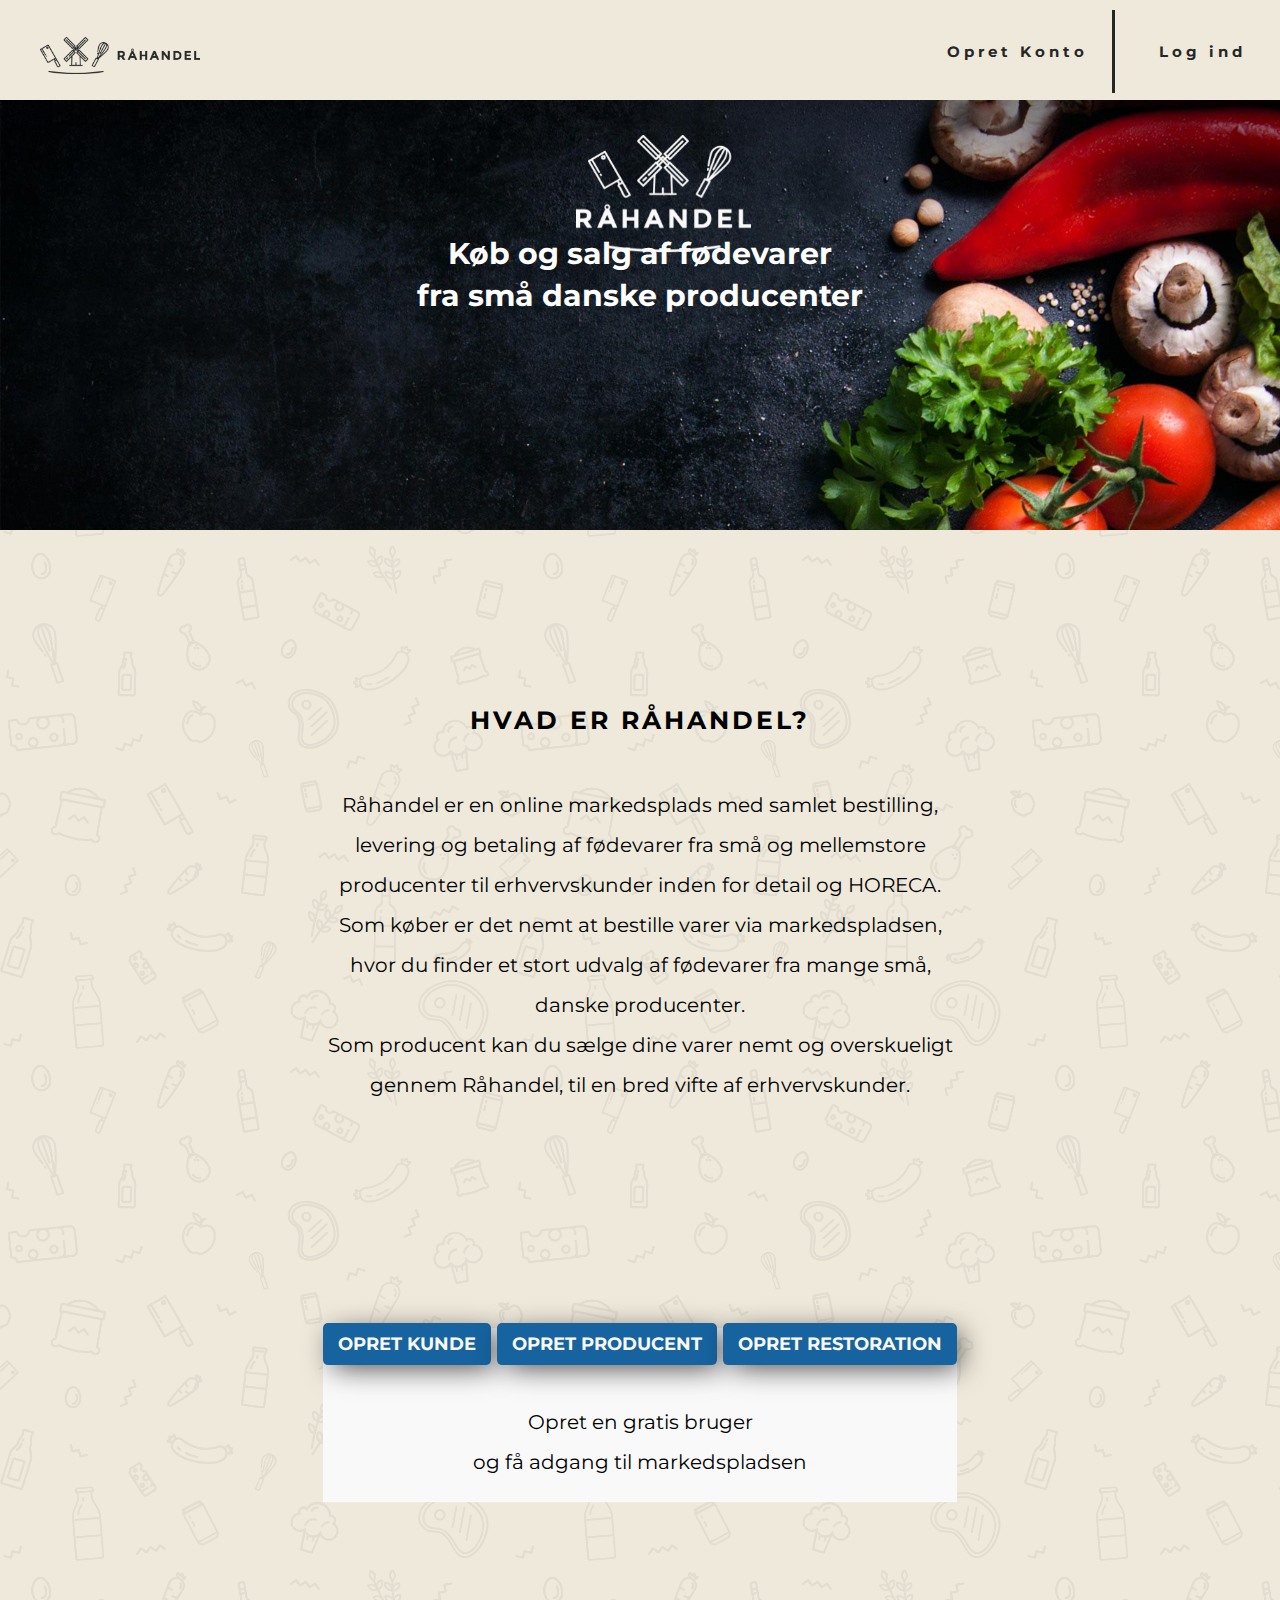
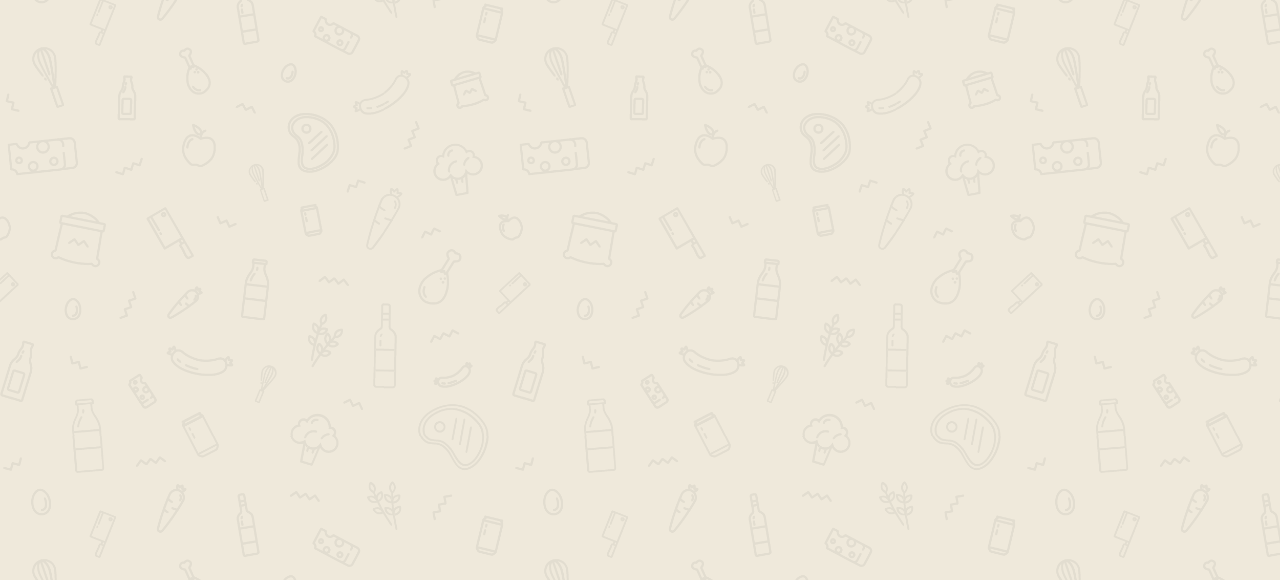
<file: Råhandel/index.html>
<!DOCTYPE html>
<html lang="en">
<head>
    <meta charset="UTF-8">
    <meta http-equiv="X-UA-Compatible" content="IE=edge">
    <meta name="viewport" content="width=device-width, initial-scale=1.0">
    <title>Råhandel</title>
    <link rel="stylesheet" href="style.css">
</head>
<body>
    
    <!--Header-->

    <header>

        <div class="wrapper-header">

            <div class="logo">
                
                <a href="index.html">
                    <img src="./billeder/logo1.png" alt="raahandel">
                </a>
            </div>

            <nav>

                <ul>

                    <li><a class="opret" href="#" id="opret">Opret Konto</a></li>
                    <li><a class="log" href="#" id="log">Log ind</a></li>
                        <ul class="dropdown" id="dropdown">
                            <li><a href="https://www.youtube.com/watch?v=dQw4w9WgXcQ" class="drop-buttonA" id="button">Kundelogin</a></li>
                            <li><a href="https://www.youtube.com/watch?v=kJQP7kiw5Fk" class="drop-buttonB" id="button">Producentlogin</a></li>
                            <li><a href="#" class="drop-buttonC" id="button">Restorationlogin</a></li>
                        </ul>

                </ul>
                
            </nav>

        </div>

    </header>


    <div class="topContainer">

        <h2>Køb og salg af fødevarer<br>fra små danske producenter</h2>

            <div class="logoContainer">
                <img src="./billeder/logo2.png" alt="logo">
            </div>

    </div>

    <div class="content-area">

        <div class="wrapper">
          <h3>Hvad er Råhandel?</h3>
          <p>Råhandel er en online markedsplads med samlet bestilling, levering og betaling af fødevarer fra små og mellemstore producenter til erhvervskunder inden for detail og HORECA.<br>Som køber er det nemt at bestille varer via markedspladsen, hvor du finder et stort udvalg af fødevarer fra mange små, danske producenter.<br>Som producent kan du sælge dine varer nemt og overskueligt gennem Råhandel, til en bred vifte af erhvervskunder.</p>      
        </div>

    <div class="container">
        <a href="#" class="button buttonA" id="button">Opret Kunde</a>
        <a href="#" class="button buttonB" id="button">Opret Producent</a>
        <a href="#" class="button buttonC" id="button">Opret Restoration</a>
        <p>Opret en gratis bruger<br>og få adgang til markedspladsen</p>
    </div>

    <div class="popup">
        <div class="popup-content">
            <img src="./billeder/close.png" alt="Close" class="close">
            <a href="#" class="button buttonD">Kunde</a>
            <a href="#" class="button buttonD">Producent</a>
            <a href="#" class="button buttonD">Restoration</a>
        </div>
    </div>

    <script src="main.js"></script>

</body>
</html>
</file>
<file: Råhandel/style.css>
@import url('https://fonts.googleapis.com/css2?family=Montserrat:ital,wght@0,100;0,200;0,300;0,400;0,500;0,600;0,700;0,800;0,900;1,100;1,200;1,300;1,400;1,500;1,600;1,700;1,800;1,900&display=swap');

* {
    font-family: 'Montserrat', sans-serif;;
}


/*Header*/


.wrapper-header {
    width: 100%;
    margin: 0 auto;
}

header {
    height: 100px;
    background: rgb(239, 233, 219);
    width: 100%;
    z-index: 1;
    position: fixed;
    display: inline;
    top: 0;
}

.logo {
    width: 30%;
    float: left;
    line-height: 100px;
}

.logo img {
    width: 10rem;
    padding: 2.3rem 1rem 0.4rem;
}

.logo a {
    text-decoration: none;
    font-size: 30px;
    color: black;
    letter-spacing: 5px;
    padding: 2.2rem 1.5rem;
}

.opret {
    border-right: solid;
}

nav ul {
    float: right;
    line-height: 50px;
}

nav ul li {
    float: left;
    list-style: none;
    position: relative;
}

nav ul li a {
    text-decoration: none;
    letter-spacing: 4px;
    font-size: 15px;
    font-weight: bold;
    margin: 0 10px;
    color: #262626;
    padding: 2rem 1.5rem;
}

.dropdown {
    display: none;
    position: absolute;
    background-color: white;
    width: 20%;
    margin-top: 75px;
    line-height: 75px;
}

nav ul li:hover .dropdown {
    display: block;
}

.dropdown a {
    text-decoration: none;
    letter-spacing: 4px;
    font-size: 15px;
    font-weight: bold;
    color: #262626;
}

.dropdown a:hover {
    background-color: gray;
}

#dropdown {
    display: none;
}

#dropdown.active {
    display: block;
}

.drop-buttonA {
    padding: 10px 104px;
    margin-left: -1.5rem;
}

.drop-buttonA, .drop-buttonB {
    border-bottom: solid;
}

.drop-buttonB, .drop-buttonC {
    padding: 10px 80px;
    margin-left: -1.5rem;
}

/*
ul {
    list-style: none;
    display: flex;
    flex-wrap: wrap;
    justify-content: flex-end;
}

.opret {
    border-right: solid;
}

nav {
    line-height: 100px;
    /*float: right;
    margin-left: 10rem;*//*
}

nav a {
    text-decoration: none;
    letter-spacing: 4px;
    font-size: 15px;
    font-weight: bold;
    margin: 0 10px;
    color: #262626;
    padding: 2.2rem 1.5rem;
}
*/

/*Body*/


body {
    background-color: rgb(239, 233, 219);
    padding: 0px;
    margin: 0px;
    font-size: 1.5rem;
    line-height: 1.2;
    overflow-y: scroll;
}

.topContainer {
    background-image: url(./billeder/råhandeltoppic.jpg);
    background-size: cover;
    background-position: center center;
    width: 100%;
    display: block;
    position: fixed;
    top: 5rem;
    height: 50vh;
}


.logoContainer {
    position: fixed;
    margin-left: 45%;
    top: 15%;
}

.logoContainer img {
    width: 175px;
}

.topContainer h2 {
    padding-top: 10%;
    width: 100%;
    font-size: 30px;
    color: #fff;
    line-height: 1.4;
    text-align: center;
}

.wrapper {
    margin-left: 25%;
    width: 50vw;
    text-align: center;
}

.content-area {
    width: 100%;
    position: relative;
    top: 650px;
    background: rgb(239, 233, 219);
    height: 1500px;
    padding-top: 30px;
}

.content-area::before {
    content: "";
    position: absolute;
    inset: -150px 0px 0px;
    background-image: url(./billeder/bcklogo.png);
    background-position: center top;
    opacity: 0.06;
    background-size: 40%;
    background-repeat: repeat;
}


.content-area h3 {
    text-transform: uppercase;
    font-size: 25px;
    letter-spacing: 3px;
}

.content-area p {
    font-size: 20px;
    line-height: 2;
    padding-top: 25px;
}

.container {
    background-color: rgb(249, 249, 249);
    position: absolute;
    top: 50%;
    left: 50%;
    transform: translate(-50%, -50%);
    text-align: center;
}

.button {
    background: rgb(22, 99, 159);
    padding: 10px 15px;
    color: rgb(249, 249, 249);
    font-weight: bolder;
    text-transform: uppercase;
    font-size: 18px;
    border-radius: 5px;
    box-shadow: 6px 6px 29px -4px rgba(0,0,0,0.75);
    margin-top: 25px;
    text-decoration: none;
    transition: 0.4s;
    text-align: center;
}

.button:hover {
    background: rgb(10, 43, 68);
    color: rgb(249, 249, 249);
}

.popup {
    background: rgba(0,0,0,0.7);
    width: 100%;
    height: 150%;
    top: 0;
    display: none;
    justify-content: center;
    align-items: center; 
    margin-top: -65rem
}

.popup-content {
    height: 250px;
    width: 500px;
    background: #fff;
    padding: 20px;
    border-radius: 5px;
    position: fixed;
    margin-bottom: 75%;
    display: flex;
    flex-direction: column;
    flex-wrap: wrap;
    align-content: center;
}

input {
    margin: 20px auto;
    display: block;
    width: 50%;
    padding: 8px;
    border: 1px solid gray;
}

.close {
    position: absolute;
    top: 0;
    right: 0;
    background: #fff;
    height: 20px;
    width: 20px;
    box-shadow: 6px 6px 29px -4px rgba(0,0,0,0.75);
    cursor: pointer;
}
</file>
